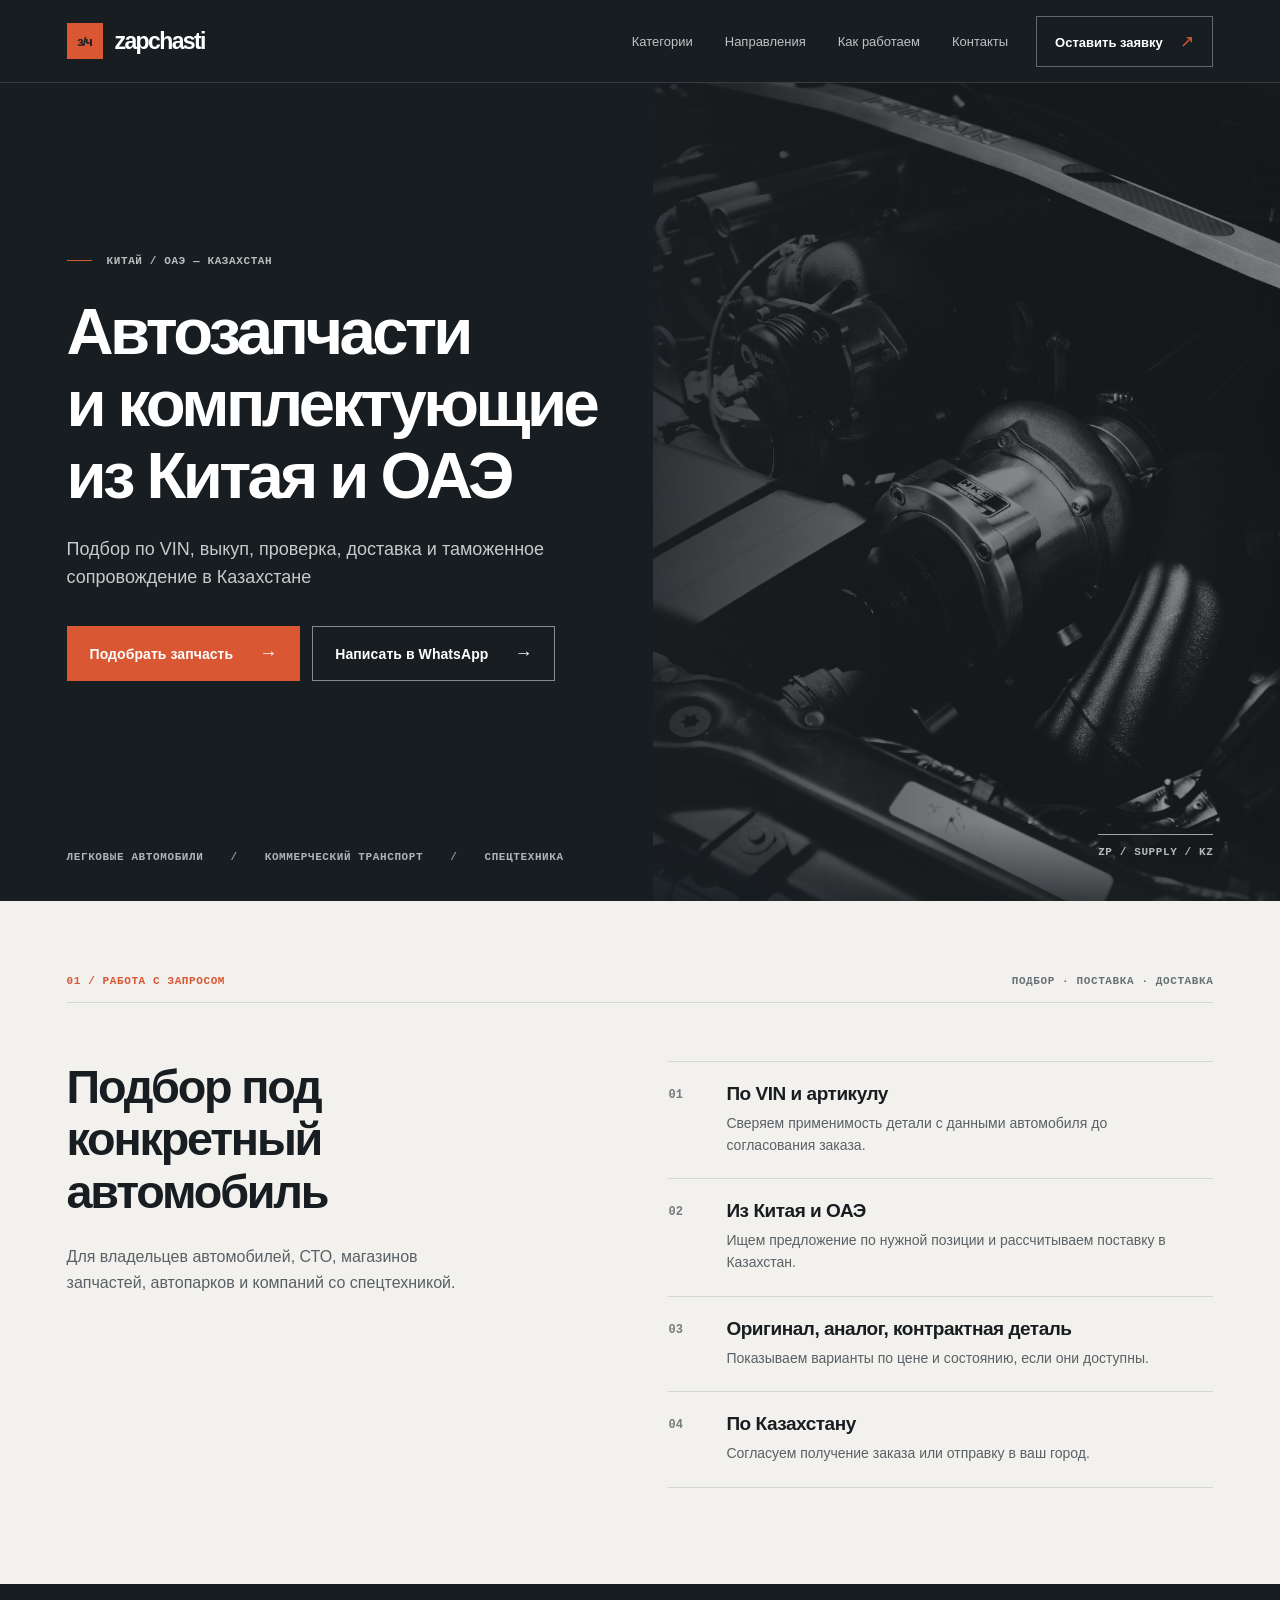
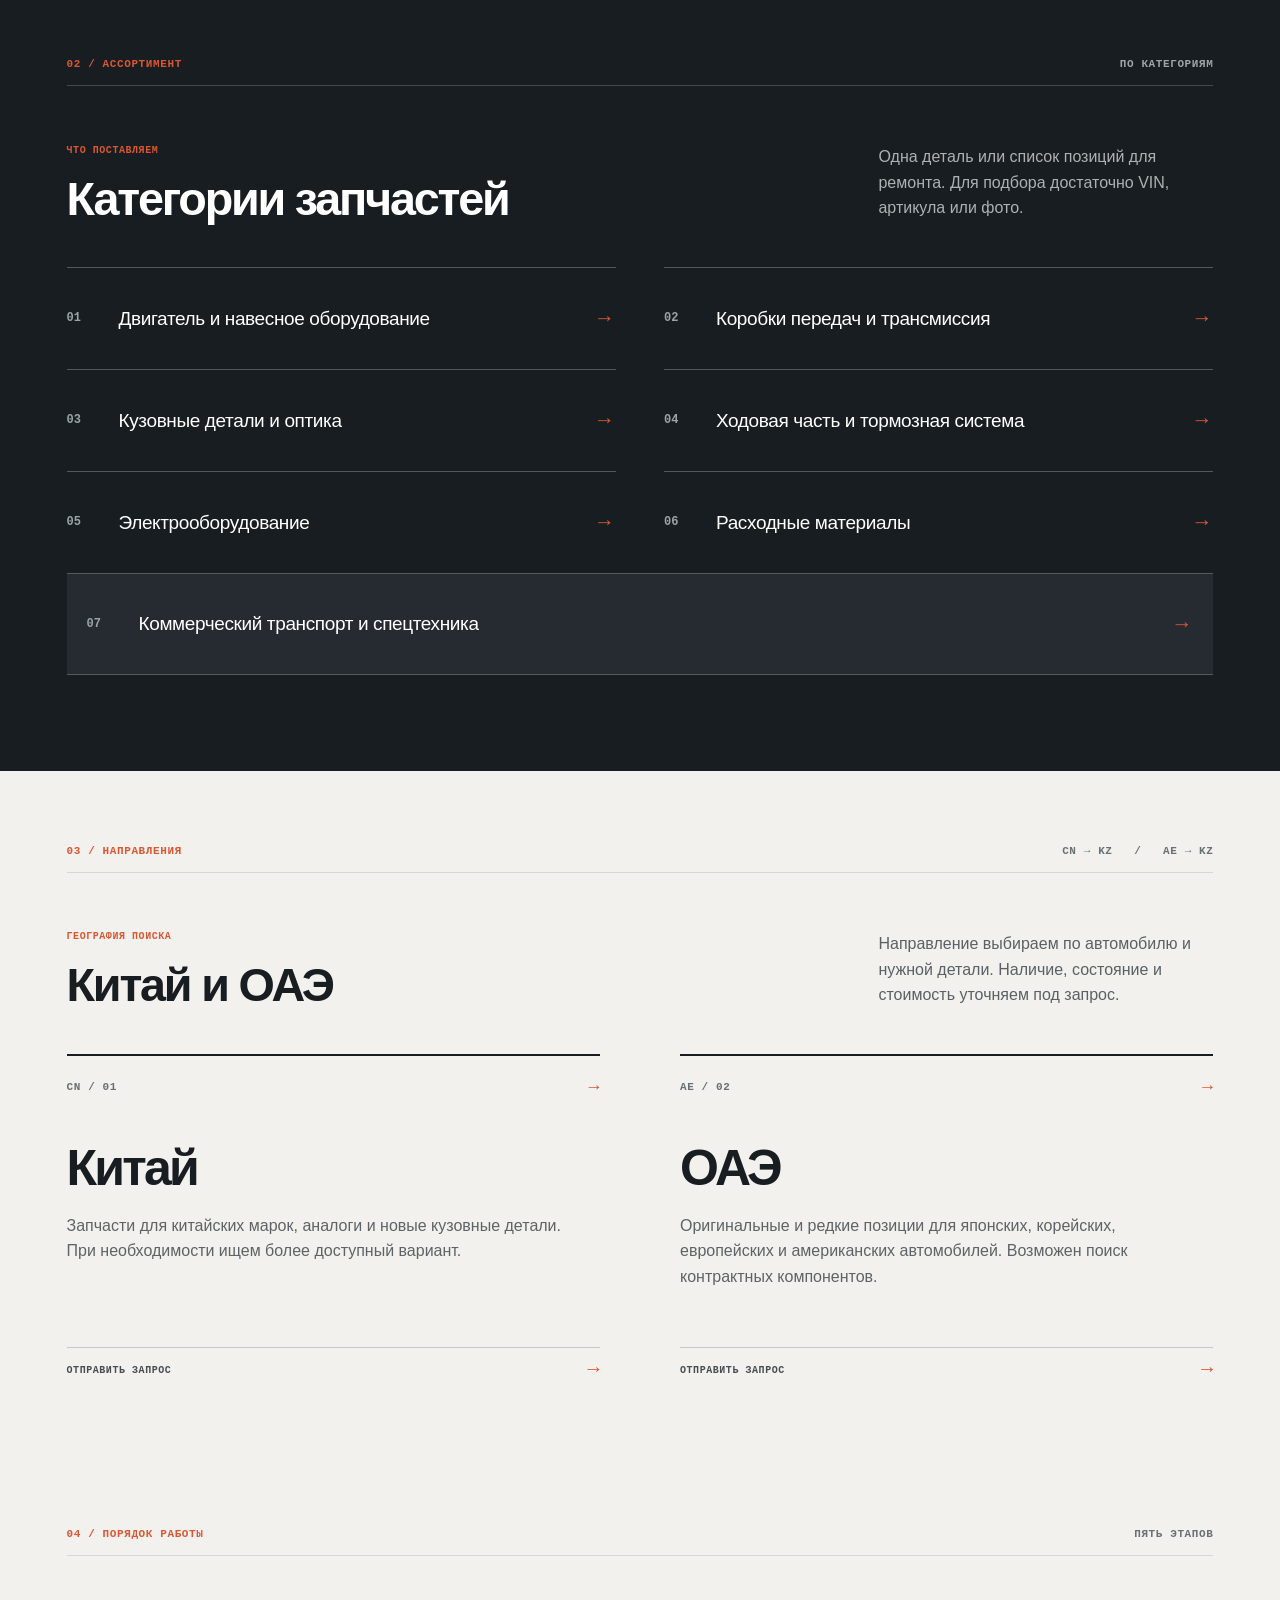
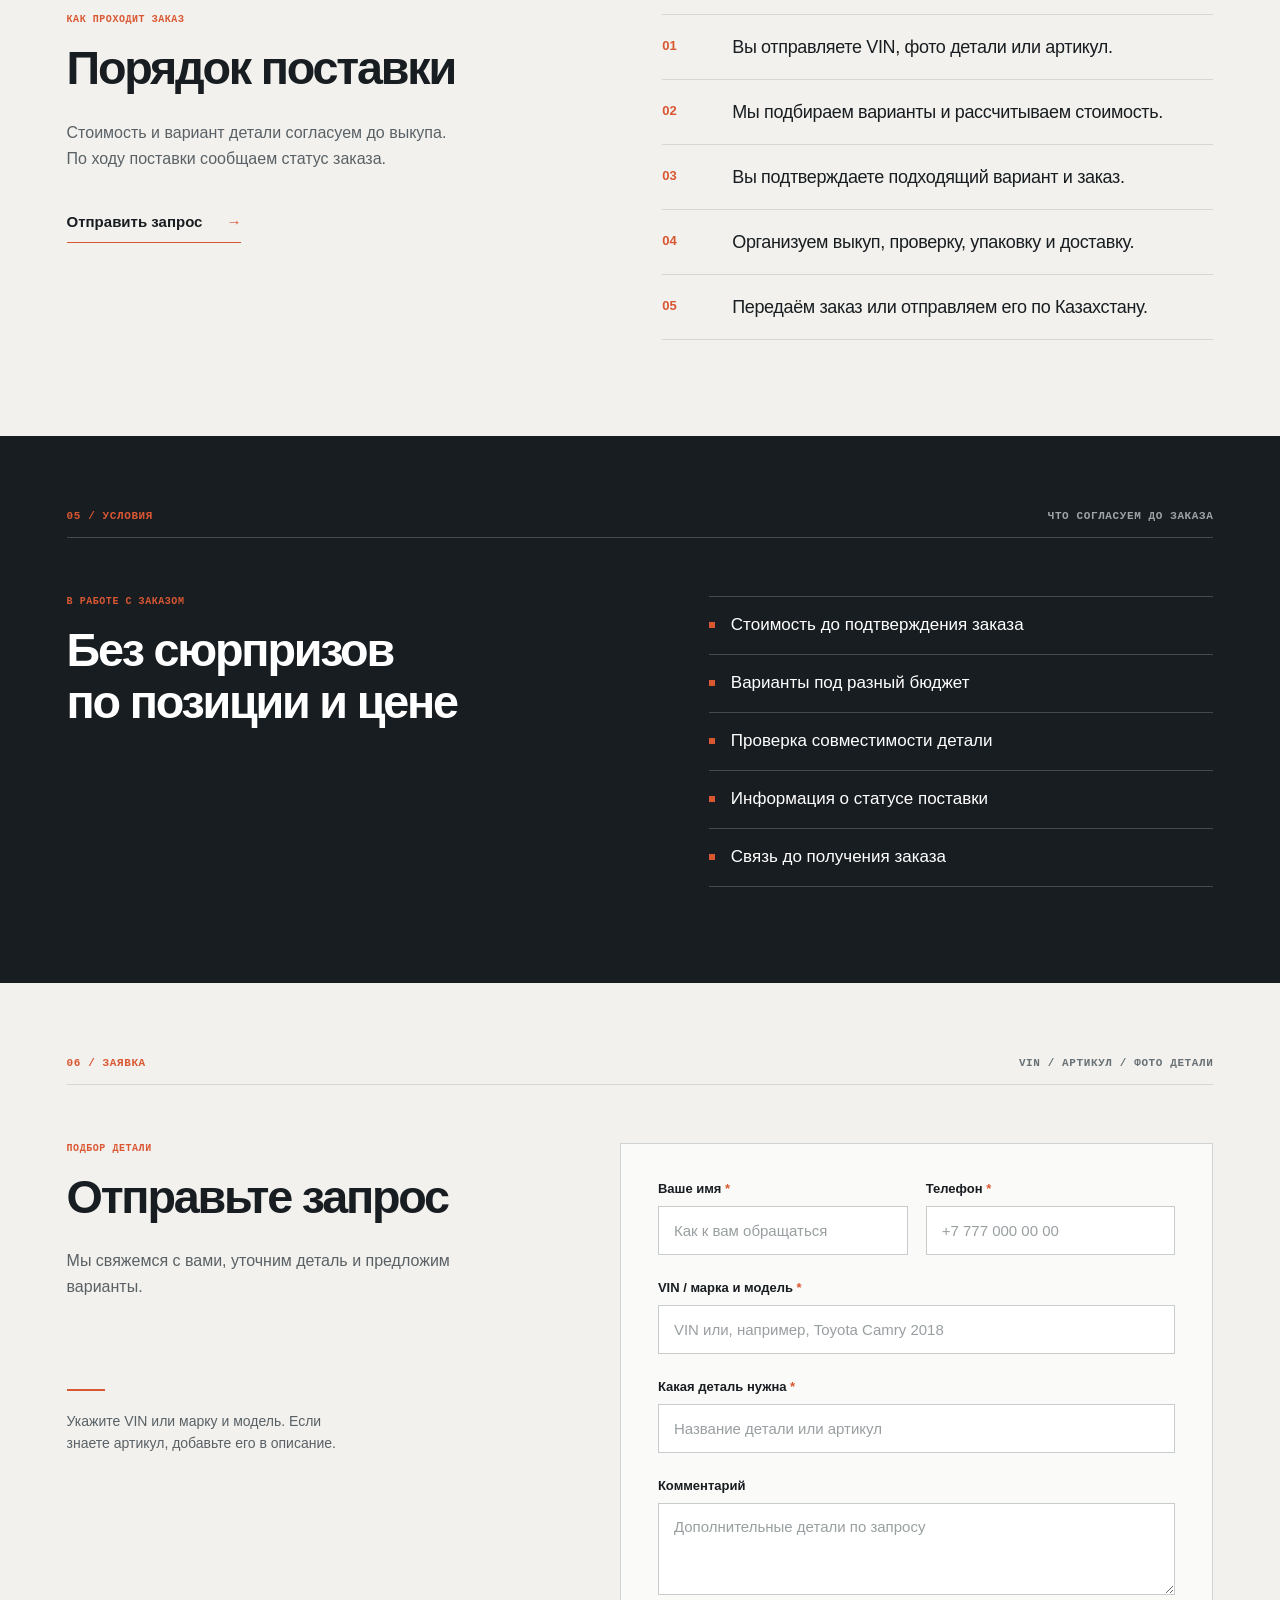
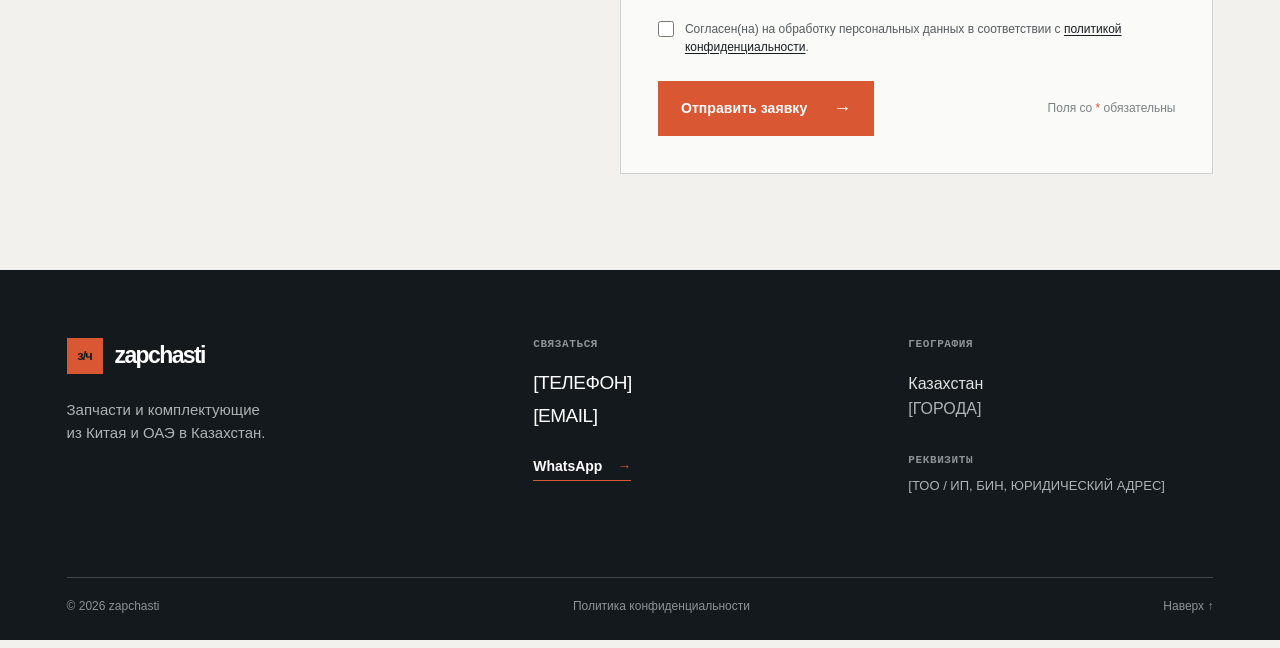
<file: index.html>
<!doctype html>
<html lang="ru">
<head>
  <meta charset="UTF-8">
  <meta name="viewport" content="width=device-width, initial-scale=1">
  <meta name="theme-color" content="#171b20">
  <meta name="description" content="Подбор и поставка автозапчастей из Китая и ОАЭ в Казахстан. Отправьте VIN, артикул или фото детали для расчёта.">
  <meta property="og:type" content="website">
  <meta property="og:title" content="zapchasti — автозапчасти из Китая и ОАЭ">
  <meta property="og:description" content="Подбор по VIN, выкуп, проверка, доставка и таможенное сопровождение в Казахстане.">
  <meta property="og:image" content="assets/engine-hero.jpg">
  <title>zapchasti — автозапчасти из Китая и ОАЭ</title>
  <link rel="preload" as="image" href="assets/engine-hero.jpg">
  <link rel="stylesheet" href="styles.css">
  <script src="script.js" defer></script>
</head>
<body>
  <a class="skip-link" href="#main">Перейти к содержанию</a>
  <header class="site-header" id="top">
    <div class="container header-inner">
      <a class="brand" href="#top" aria-label="zapchasti — на главную"><span class="brand-mark" aria-hidden="true">з/ч</span><span data-company>zapchasti</span></a>
      <nav class="desktop-nav" aria-label="Основная навигация"><a href="#catalog">Категории</a><a href="#sources">Направления</a><a href="#process">Как работаем</a><a href="#contacts">Контакты</a></nav>
      <div class="header-actions"><a class="header-phone" data-phone-link href="#contacts" data-phone>[ТЕЛЕФОН]</a><a class="header-request" href="#request">Оставить заявку <span aria-hidden="true">↗</span></a><button class="menu-toggle" type="button" aria-label="Открыть меню" aria-expanded="false" aria-controls="mobile-nav"><span></span><span></span></button></div>
    </div>
    <nav class="mobile-nav" id="mobile-nav" aria-label="Мобильная навигация" hidden><a href="#catalog">Категории</a><a href="#sources">Направления</a><a href="#process">Как работаем</a><a href="#contacts">Контакты</a><a href="#request">Оставить заявку</a></nav>
  </header>
  <main id="main">
    <section class="hero" aria-labelledby="hero-title">
      <!-- TODO: заменить assets/engine-hero.jpg на фото компании или товара. Источник текущего фото в README.md. -->
      <div class="hero-image" role="img" aria-label="Крупный план автомобильного двигателя"></div><div class="hero-shade" aria-hidden="true"></div>
      <div class="container hero-content"><div class="hero-eyebrow"><span></span> КИТАЙ / ОАЭ — КАЗАХСТАН</div><h1 id="hero-title">Автозапчасти<br>и комплектующие<br><em>из Китая и ОАЭ</em></h1><p class="hero-description">Подбор по VIN, выкуп, проверка, доставка и таможенное сопровождение в Казахстане</p><div class="hero-buttons"><a class="button button-primary" href="#request">Подобрать запчасть <span aria-hidden="true">→</span></a><a class="button button-outline js-whatsapp" href="#contacts">Написать в WhatsApp <span aria-hidden="true">→</span></a></div><div class="hero-bottom"><span>ЛЕГКОВЫЕ АВТОМОБИЛИ</span><span>КОММЕРЧЕСКИЙ ТРАНСПОРТ</span><span>СПЕЦТЕХНИКА</span></div></div>
      <div class="hero-side-label" aria-hidden="true">ZP / SUPPLY / KZ</div>
    </section>
    <section class="trust-section section-light" aria-labelledby="trust-title"><div class="container"><div class="section-topline"><span>01 / РАБОТА С ЗАПРОСОМ</span><span>ПОДБОР · ПОСТАВКА · ДОСТАВКА</span></div><div class="trust-layout"><div class="section-intro"><h2 id="trust-title">Подбор под<br>конкретный автомобиль</h2><p>Для владельцев автомобилей, СТО, магазинов запчастей, автопарков и компаний со спецтехникой.</p></div><div class="trust-list"><article class="trust-item"><span>01</span><div><h3>По VIN и артикулу</h3><p>Сверяем применимость детали с данными автомобиля до согласования заказа.</p></div></article><article class="trust-item"><span>02</span><div><h3>Из Китая и ОАЭ</h3><p>Ищем предложение по нужной позиции и рассчитываем поставку в Казахстан.</p></div></article><article class="trust-item"><span>03</span><div><h3>Оригинал, аналог, контрактная деталь</h3><p>Показываем варианты по цене и состоянию, если они доступны.</p></div></article><article class="trust-item"><span>04</span><div><h3>По Казахстану</h3><p>Согласуем получение заказа или отправку в ваш город.</p></div></article></div></div></div></section>
    <section class="catalog-section section-dark" id="catalog" aria-labelledby="catalog-title"><div class="container"><div class="section-topline"><span>02 / АССОРТИМЕНТ</span><span>ПО КАТЕГОРИЯМ</span></div><div class="section-heading-row"><div><p class="overline">ЧТО ПОСТАВЛЯЕМ</p><h2 id="catalog-title">Категории запчастей</h2></div><p>Одна деталь или список позиций для ремонта. Для подбора достаточно VIN, артикула или фото.</p></div><div class="catalog-grid"><div class="catalog-list"><a href="#request" data-part="Двигатель и навесное оборудование"><span>01</span><strong>Двигатель и навесное оборудование</strong><span aria-hidden="true">→</span></a><a href="#request" data-part="Коробки передач и трансмиссия"><span>02</span><strong>Коробки передач и трансмиссия</strong><span aria-hidden="true">→</span></a><a href="#request" data-part="Кузовные детали и оптика"><span>03</span><strong>Кузовные детали и оптика</strong><span aria-hidden="true">→</span></a><a href="#request" data-part="Ходовая часть и тормозная система"><span>04</span><strong>Ходовая часть и тормозная система</strong><span aria-hidden="true">→</span></a><a href="#request" data-part="Электрооборудование"><span>05</span><strong>Электрооборудование</strong><span aria-hidden="true">→</span></a><a href="#request" data-part="Расходные материалы"><span>06</span><strong>Расходные материалы</strong><span aria-hidden="true">→</span></a><a href="#request" data-part="Детали для коммерческого транспорта и спецтехники"><span>07</span><strong>Коммерческий транспорт и спецтехника</strong><span aria-hidden="true">→</span></a></div></div></div></section>
    <section class="sources-section section-light" id="sources" aria-labelledby="sources-title"><div class="container"><div class="section-topline"><span>03 / НАПРАВЛЕНИЯ</span><span>CN → KZ&nbsp;&nbsp; / &nbsp;&nbsp;AE → KZ</span></div><div class="section-heading-row"><div><p class="overline">ГЕОГРАФИЯ ПОИСКА</p><h2 id="sources-title">Китай и ОАЭ</h2></div><p>Направление выбираем по автомобилю и нужной детали. Наличие, состояние и стоимость уточняем под запрос.</p></div><div class="sources-grid"><article class="source-card"><div class="source-head"><span>CN / 01</span><span aria-hidden="true">→</span></div><h3>Китай</h3><p>Запчасти для китайских марок, аналоги и новые кузовные детали. При необходимости ищем более доступный вариант.</p><div class="source-foot">ОТПРАВИТЬ ЗАПРОС <span aria-hidden="true">→</span></div><a class="card-link" href="#request" data-source="Китай" aria-label="Запросить подбор из Китая"></a></article><article class="source-card"><div class="source-head"><span>AE / 02</span><span aria-hidden="true">→</span></div><h3>ОАЭ</h3><p>Оригинальные и редкие позиции для японских, корейских, европейских и американских автомобилей. Возможен поиск контрактных компонентов.</p><div class="source-foot">ОТПРАВИТЬ ЗАПРОС <span aria-hidden="true">→</span></div><a class="card-link" href="#request" data-source="ОАЭ" aria-label="Запросить подбор из ОАЭ"></a></article></div></div></section>
    <section class="process-section section-light" id="process" aria-labelledby="process-title"><div class="container"><div class="section-topline"><span>04 / ПОРЯДОК РАБОТЫ</span><span>ПЯТЬ ЭТАПОВ</span></div><div class="process-layout"><div class="process-intro"><p class="overline">КАК ПРОХОДИТ ЗАКАЗ</p><h2 id="process-title">Порядок поставки</h2><p>Стоимость и вариант детали согласуем до выкупа. По ходу поставки сообщаем статус заказа.</p><a class="text-link" href="#request">Отправить запрос <span aria-hidden="true">→</span></a></div><ol class="process-list"><li><span>01</span><p>Вы отправляете VIN, фото детали или артикул.</p></li><li><span>02</span><p>Мы подбираем варианты и рассчитываем стоимость.</p></li><li><span>03</span><p>Вы подтверждаете подходящий вариант и заказ.</p></li><li><span>04</span><p>Организуем выкуп, проверку, упаковку и доставку.</p></li><li><span>05</span><p>Передаём заказ или отправляем его по Казахстану.</p></li></ol></div></div></section>
    <section class="advantages-section section-dark" aria-labelledby="advantages-title"><div class="container"><div class="section-topline"><span>05 / УСЛОВИЯ</span><span>ЧТО СОГЛАСУЕМ ДО ЗАКАЗА</span></div><div class="advantages-layout"><div><p class="overline">В РАБОТЕ С ЗАКАЗОМ</p><h2 id="advantages-title">Без сюрпризов<br>по позиции и цене</h2></div><div class="advantages-list"><p>Стоимость до подтверждения заказа</p><p>Варианты под разный бюджет</p><p>Проверка совместимости детали</p><p>Информация о статусе поставки</p><p>Связь до получения заказа</p></div></div></div></section>
    <section class="request-section section-light" id="request" aria-labelledby="request-title"><div class="container"><div class="section-topline"><span>06 / ЗАЯВКА</span><span>VIN / АРТИКУЛ / ФОТО ДЕТАЛИ</span></div><div class="request-layout"><div class="request-copy"><p class="overline">ПОДБОР ДЕТАЛИ</p><h2 id="request-title">Отправьте запрос</h2><p>Мы свяжемся с вами, уточним деталь и предложим варианты.</p><div class="request-aside"><span></span><p>Укажите VIN или марку и модель. Если знаете артикул, добавьте его в описание.</p></div></div><form id="request-form" class="request-form" novalidate><div class="form-grid"><div class="field"><label for="customer-name">Ваше имя <span>*</span></label><input id="customer-name" name="name" type="text" autocomplete="name" placeholder="Как к вам обращаться" required minlength="2" maxlength="80"><small class="field-error" id="name-error"></small></div><div class="field"><label for="customer-phone">Телефон <span>*</span></label><input id="customer-phone" name="phone" type="tel" autocomplete="tel" inputmode="tel" placeholder="+7 777 000 00 00" required><small class="field-error" id="phone-error"></small></div><div class="field field-wide"><label for="vehicle">VIN / марка и модель <span>*</span></label><input id="vehicle" name="vehicle" type="text" placeholder="VIN или, например, Toyota Camry 2018" required maxlength="120"><small class="field-error" id="vehicle-error"></small></div><div class="field field-wide"><label for="part">Какая деталь нужна <span>*</span></label><input id="part" name="part" type="text" placeholder="Название детали или артикул" required maxlength="160"><small class="field-error" id="part-error"></small></div><div class="field field-wide"><label for="comment">Комментарий</label><textarea id="comment" name="comment" rows="3" placeholder="Дополнительные детали по запросу" maxlength="1000"></textarea><small class="field-error" id="comment-error"></small></div></div><label class="consent"><input id="consent" name="consent" type="checkbox" required><span>Согласен(на) на обработку персональных данных в соответствии с <a href="privacy.html">политикой конфиденциальности</a>.</span></label><small class="field-error consent-error" id="consent-error"></small><div class="form-bottom"><button class="button button-primary submit-button" type="submit">Отправить заявку <span aria-hidden="true">→</span></button><p>Поля со <span>*</span> обязательны</p></div><div id="form-status" class="form-status" role="status" aria-live="polite" hidden></div><button id="copy-request" class="copy-button" type="button" hidden>Скопировать текст заявки</button></form></div></div></section>
  </main>
  <footer class="site-footer" id="contacts"><div class="container"><div class="footer-main"><div class="footer-brand"><a class="brand" href="#top" aria-label="zapchasti — наверх"><span class="brand-mark" aria-hidden="true">з/ч</span><span data-company>zapchasti</span></a><p>Запчасти и комплектующие<br>из Китая и ОАЭ в Казахстан.</p></div><div class="footer-contact"><span class="footer-label">СВЯЗАТЬСЯ</span><a data-phone-link href="#contacts" data-phone>[ТЕЛЕФОН]</a><a data-email-link href="#contacts" data-email>[EMAIL]</a><a class="footer-wa js-whatsapp" href="#contacts">WhatsApp <span aria-hidden="true">→</span></a></div><div class="footer-location"><span class="footer-label">ГЕОГРАФИЯ</span><p>Казахстан<br><span data-cities>[ГОРОДА]</span></p><span class="footer-label footer-label-second">РЕКВИЗИТЫ</span><p class="requisites">[ТОО / ИП, БИН, ЮРИДИЧЕСКИЙ АДРЕС]</p></div></div><div class="footer-bottom"><span>© <span id="year">2026</span> <span data-company>zapchasti</span></span><a href="privacy.html">Политика конфиденциальности</a><a href="#top">Наверх ↑</a></div></div></footer>
  <div class="toast" id="site-toast" role="status" aria-live="polite" hidden></div>
</body>
</html>
</file>
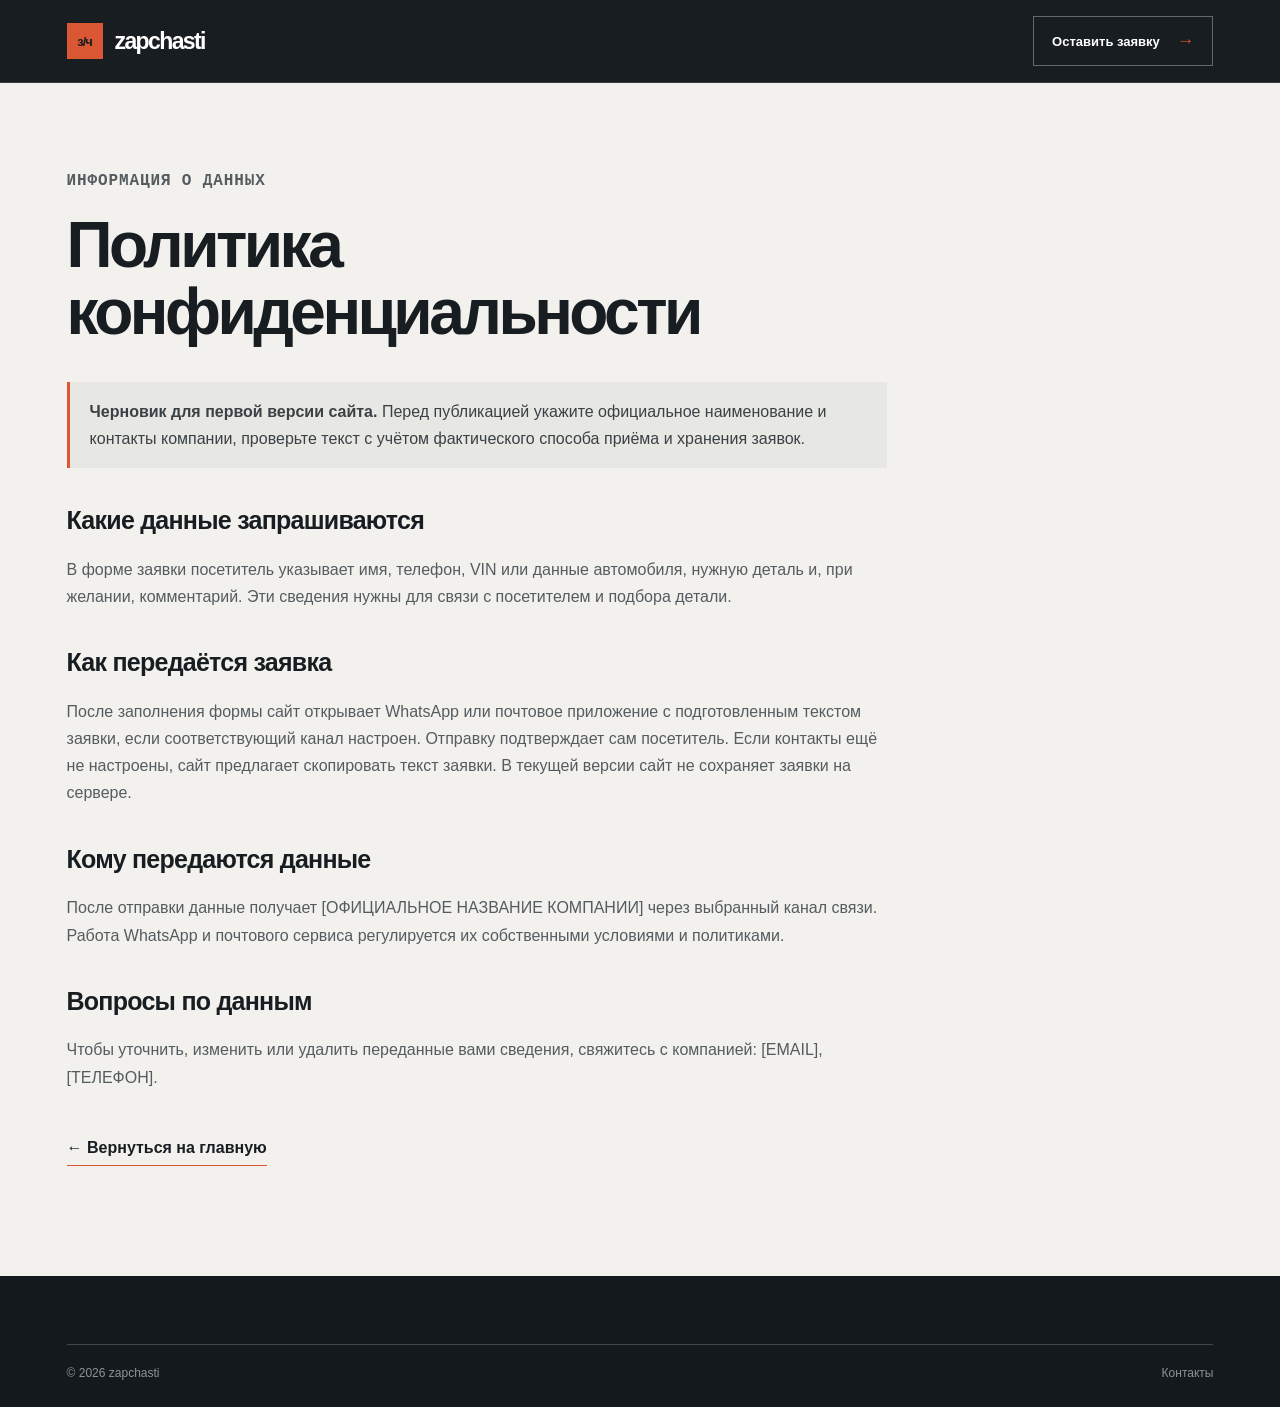
<file: privacy.html>
<!doctype html>
<html lang="ru">
<head>
  <meta charset="UTF-8">
  <meta name="viewport" content="width=device-width, initial-scale=1">
  <meta name="theme-color" content="#171b20">
  <title>Политика конфиденциальности — zapchasti</title>
  <link rel="stylesheet" href="styles.css">
  <script src="script.js" defer></script>
</head>
<body>
  <a class="skip-link" href="#main">Перейти к содержанию</a>
  <header class="site-header"><div class="container header-inner"><a class="brand" href="index.html" aria-label="zapchasti — на главную"><span class="brand-mark" aria-hidden="true">з/ч</span><span data-company>zapchasti</span></a><a class="header-request" href="index.html#request">Оставить заявку <span aria-hidden="true">→</span></a></div></header>
  <main class="privacy-main" id="main"><div class="container"><div class="privacy-content"><p class="overline">ИНФОРМАЦИЯ О ДАННЫХ</p><h1>Политика конфиденциальности</h1><p class="privacy-note"><strong>Черновик для первой версии сайта.</strong> Перед публикацией укажите официальное наименование и контакты компании, проверьте текст с учётом фактического способа приёма и хранения заявок.</p><h2>Какие данные запрашиваются</h2><p>В форме заявки посетитель указывает имя, телефон, VIN или данные автомобиля, нужную деталь и, при желании, комментарий. Эти сведения нужны для связи с посетителем и подбора детали.</p><h2>Как передаётся заявка</h2><p>После заполнения формы сайт открывает WhatsApp или почтовое приложение с подготовленным текстом заявки, если соответствующий канал настроен. Отправку подтверждает сам посетитель. Если контакты ещё не настроены, сайт предлагает скопировать текст заявки. В текущей версии сайт не сохраняет заявки на сервере.</p><h2>Кому передаются данные</h2><p>После отправки данные получает [ОФИЦИАЛЬНОЕ НАЗВАНИЕ КОМПАНИИ] через выбранный канал связи. Работа WhatsApp и почтового сервиса регулируется их собственными условиями и политиками.</p><h2>Вопросы по данным</h2><p>Чтобы уточнить, изменить или удалить переданные вами сведения, свяжитесь с компанией: <span data-email>[EMAIL]</span>, <span data-phone>[ТЕЛЕФОН]</span>.</p><a class="privacy-back" href="index.html">← Вернуться на главную</a></div></div></main>
  <footer class="site-footer"><div class="container"><div class="footer-bottom"><span>© <span id="year">2026</span> <span data-company>zapchasti</span></span><a href="index.html#contacts">Контакты</a></div></div></footer>
</body>
</html>
</file>
<file: styles.css>
:root{--ink:#171b20;--ink2:#30363c;--paper:#f3f2ef;--line:#d4d7d6;--muted:#61696d;--orange:#f05b32;--gutter:clamp(24px,5.2vw,88px)}
*{box-sizing:border-box}
html{scroll-behavior:smooth}
body{margin:0;background:var(--paper);color:var(--ink);font-family:Arial,Helvetica,sans-serif;-webkit-font-smoothing:antialiased}
body.menu-open{overflow:hidden}
button,input,textarea{font:inherit}button{cursor:pointer}a{color:inherit;text-decoration:none}h1,h2,h3,p{margin-top:0}h1,h2,h3{font-weight:600}
::selection{background:var(--orange);color:#fff}:focus-visible{outline:2px solid var(--orange);outline-offset:4px}[hidden]{display:none!important}
.container{width:min(100%,1440px);padding-inline:var(--gutter);margin-inline:auto}.skip-link{position:fixed;z-index:100;top:-60px;left:20px;padding:12px 18px;background:var(--orange);color:#fff}.skip-link:focus{top:16px}section[id],footer[id]{scroll-margin-top:82px}
.site-header{position:relative;z-index:20;background:var(--ink);color:#fff;border-bottom:1px solid #363b40}.header-inner{height:82px;display:flex;align-items:center;justify-content:space-between;gap:28px}.brand{display:inline-flex;align-items:center;gap:11px;flex-shrink:0;font-size:19px;line-height:1;letter-spacing:.075em;font-weight:800;white-space:nowrap}.brand-mark{display:flex;align-items:flex-end;gap:3px;width:29px;height:27px;overflow:hidden;transform:skew(-18deg)}.brand-mark i{display:block;width:7px;background:var(--orange)}.brand-mark i:nth-child(1){height:13px}.brand-mark i:nth-child(2){height:21px}.brand-mark i:nth-child(3){height:27px}
.desktop-nav{display:flex;align-items:center;gap:clamp(18px,2.5vw,42px);margin-left:auto}.desktop-nav a{font-size:13px;color:#bfc2c4;transition:color .2s}.desktop-nav a:hover,.desktop-nav a:focus-visible{color:#fff}.header-actions{display:flex;align-items:center;gap:28px}.header-phone{font-size:14px;font-weight:600;white-space:nowrap}.header-phone:hover{color:var(--orange)}.header-request{white-space:nowrap;border:1px solid #5a5e62;padding:13px 17px;font-size:13px;font-weight:600;transition:border-color .2s,background .2s}.header-request:hover{border-color:var(--orange);background:#282d32}.header-request span{margin-left:14px;color:var(--orange)}.menu-toggle,.mobile-nav{display:none}
.hero{position:relative;min-height:max(650px,calc(100svh - 82px));max-height:900px;background:var(--ink);color:#fff;overflow:hidden}.hero-image{position:absolute;inset:0 0 0 48%;background-image:url('assets/engine-hero.jpg');background-size:cover;background-position:center 50%;filter:grayscale(100%) contrast(1.04);opacity:.8}.hero-shade{position:absolute;inset:0;background:linear-gradient(90deg,#171b20 0%,#171b20 34%,rgba(23,27,32,.88) 49%,rgba(23,27,32,.23) 76%,rgba(23,27,32,.12) 100%)}.hero::after{content:"";position:absolute;inset:auto 0 0;height:150px;background:linear-gradient(0deg,rgba(23,27,32,.9),transparent);pointer-events:none}.hero-content{position:relative;z-index:1;min-height:inherit;display:flex;flex-direction:column;justify-content:center;padding-top:50px;padding-bottom:92px}.hero-eyebrow,.overline,.section-topline,.catalog-index,.source-head,.source-foot,.footer-label,.hero-bottom,.hero-side-label{font-size:11px;font-weight:700;letter-spacing:.15em}.hero-eyebrow{display:flex;align-items:center;gap:15px;color:#d3d5d5;margin-bottom:34px}.hero-eyebrow span{width:31px;height:2px;background:var(--orange)}.hero h1{max-width:850px;font-size:clamp(48px,5.55vw,92px);line-height:1.045;letter-spacing:-.055em;margin-bottom:26px}.hero h1 em{font-style:normal;color:var(--orange)}.hero-description{font-size:clamp(16px,1.35vw,20px);line-height:1.55;color:#d3d5d5;max-width:620px;margin-bottom:34px}.hero-buttons{display:flex;align-items:center;gap:12px}.button{min-height:56px;display:inline-flex;align-items:center;justify-content:space-between;gap:26px;padding:0 22px;border:1px solid transparent;font-size:14px;font-weight:700;transition:background .2s,border-color .2s,transform .2s}.button:hover{transform:translateY(-2px)}.button-primary{background:var(--orange);color:#fff;border-color:var(--orange)}.button-primary:hover{background:#d94b25;border-color:#d94b25}.button-outline{border-color:#858b8f;color:#fff;background:rgba(23,27,32,.2)}.button-outline:hover{border-color:#fff;background:rgba(255,255,255,.08)}.button span{font-size:18px;font-weight:400}.hero-bottom{position:absolute;left:var(--gutter);bottom:38px;display:flex;gap:27px;color:#c1c5c6;z-index:2}.hero-bottom span+span::before{content:"/";color:var(--orange);margin-right:27px}.hero-side-label{position:absolute;right:28px;top:50%;transform:translateY(-50%);writing-mode:vertical-rl;color:#f3f3f3;z-index:2}
.section-light{background:var(--paper)}.section-dark{background:var(--ink);color:#fff}.trust-section,.catalog-section,.sources-section,.process-section,.advantages-section,.request-section{padding:78px 0 110px}.section-topline{display:flex;justify-content:space-between;gap:20px;padding-bottom:18px;border-bottom:1px solid var(--line);color:#74797c;margin-bottom:72px}.section-dark .section-topline{border-color:#44494e;color:#a0a4a6}.section-topline span:first-child{color:var(--orange)}.section-intro h2,.section-heading-row h2,.process-intro h2,.advantages-layout h2,.request-copy h2{font-size:clamp(40px,4.1vw,67px);line-height:1.07;letter-spacing:-.052em;margin-bottom:26px}.section-intro p,.section-heading-row>p,.process-intro>p:not(.overline),.request-copy>p:not(.overline){font-size:17px;line-height:1.6;color:var(--muted);max-width:400px}.overline{color:var(--orange);margin-bottom:21px}
.trust-layout{display:grid;grid-template-columns:1fr 1.12fr;gap:10%}.trust-list{border-top:1px solid var(--line)}.trust-item{display:grid;grid-template-columns:50px 1fr;gap:8px;padding:24px 0 25px;border-bottom:1px solid var(--line)}.trust-item>span{font-size:12px;font-weight:700;color:var(--orange);padding-top:5px}.trust-item h3{font-size:21px;letter-spacing:-.035em;margin-bottom:8px}.trust-item p{font-size:14px;line-height:1.55;color:var(--muted);margin:0;max-width:460px}
.section-heading-row{display:flex;justify-content:space-between;align-items:end;gap:45px;margin-bottom:48px}.section-heading-row h2{margin-bottom:0}.section-heading-row>p{max-width:335px;margin-bottom:4px}.section-dark .section-heading-row>p{color:#adb1b3}.catalog-grid{display:grid;grid-template-columns:.86fr 1.14fr;gap:22px}.catalog-feature{position:relative;min-height:500px;padding:31px;display:flex;flex-direction:column;justify-content:space-between;background:#30363c;overflow:hidden;transition:background .2s}.catalog-feature::before{content:"";position:absolute;right:-125px;bottom:-185px;width:400px;height:400px;border:58px solid rgba(255,255,255,.065);border-radius:50%}.catalog-feature::after{content:"";position:absolute;right:-55px;bottom:-112px;width:260px;height:260px;border:2px solid rgba(255,255,255,.1);border-radius:50%}.catalog-feature:hover{background:#3b4249}.catalog-index{color:#b3b9bc}.catalog-feature h3{position:relative;z-index:1;font-size:clamp(30px,2.5vw,41px);line-height:1.13;letter-spacing:-.04em;margin-bottom:13px}.catalog-feature p{position:relative;z-index:1;color:#c4c8ca;font-size:15px;line-height:1.55;max-width:320px;margin:0}.catalog-arrow{position:absolute;right:30px;top:25px;color:var(--orange);font-size:27px}.catalog-list{border-top:1px solid #555b60}.catalog-list a{display:grid;grid-template-columns:49px 1fr 20px;align-items:center;gap:10px;min-height:83px;border-bottom:1px solid #555b60;transition:color .2s,padding-left .2s}.catalog-list a:hover{color:var(--orange);padding-left:8px}.catalog-list a span:first-child{font-size:12px;color:var(--orange);font-weight:700}.catalog-list strong{font-size:19px;letter-spacing:-.025em;font-weight:600}.catalog-list a span:last-child{font-size:20px;color:var(--orange)}
.sources-grid{display:grid;grid-template-columns:1fr 1fr;gap:20px}.source-card{position:relative;min-height:430px;background:#e6e6e2;padding:31px;display:flex;flex-direction:column;transition:background .2s}.source-card:hover{background:#deded9}.source-head{display:flex;justify-content:space-between;color:#6f7477}.source-head span:last-child{color:var(--orange);font-size:23px;line-height:12px}.source-card h3{font-size:clamp(45px,4vw,64px);letter-spacing:-.055em;line-height:1;margin:auto 0 18px}.source-card p{font-size:16px;line-height:1.55;color:#5d6366;max-width:500px;min-height:100px;margin-bottom:35px}.source-foot{display:flex;justify-content:space-between;border-top:1px solid #c5c8c7;padding-top:21px;color:#30363b}.source-foot span{color:var(--orange);font-size:20px;line-height:10px}.card-link{position:absolute;inset:0}.card-link:focus-visible{outline-offset:-5px}
.process-section{padding-top:20px}.process-layout{display:grid;grid-template-columns:.92fr 1.08fr;gap:11%}.process-intro>p:not(.overline){margin-bottom:42px}.text-link{display:inline-flex;align-items:center;gap:24px;border-bottom:1px solid var(--orange);padding-bottom:12px;font-size:15px;font-weight:700}.text-link span{color:var(--orange)}.process-list{list-style:none;margin:0;padding:0;border-top:1px solid var(--line)}.process-list li{display:grid;grid-template-columns:60px 1fr;gap:10px;border-bottom:1px solid var(--line);padding:23px 0;align-items:start}.process-list li span{font-size:13px;color:var(--orange);font-weight:700;padding-top:4px}.process-list li p{font-size:19px;line-height:1.45;letter-spacing:-.02em;margin:0}
.advantages-layout{display:grid;grid-template-columns:1.15fr .85fr;gap:10%}.advantages-layout h2{max-width:760px;margin-bottom:0}.advantages-list{border-top:1px solid #44494e}.advantages-list p{font-size:18px;line-height:1.35;position:relative;padding:17px 0 17px 22px;border-bottom:1px solid #44494e;margin:0}.advantages-list p::before{content:"";position:absolute;left:0;top:25px;width:6px;height:6px;background:var(--orange)}
.request-layout{display:grid;grid-template-columns:.85fr 1.15fr;gap:10%}.request-copy h2{margin-bottom:25px}.request-aside{margin-top:90px;max-width:270px}.request-aside span{display:block;width:38px;height:2px;background:var(--orange);margin-bottom:20px}.request-aside p{font-size:14px;line-height:1.55;color:var(--muted)}.request-form{background:#fff;padding:37px;box-shadow:0 12px 45px rgba(23,27,32,.035)}.form-grid{display:grid;grid-template-columns:1fr 1fr;gap:25px 18px}.field-wide{grid-column:1/-1}.field label{display:block;font-size:13px;font-weight:700;margin-bottom:10px}.field label span,.form-bottom p span{color:var(--orange)}.field input,.field textarea{display:block;width:100%;border:1px solid #cbd0d1;border-radius:0;background:#fff;color:var(--ink);padding:14px 15px;min-height:49px;font-size:15px;outline:none;transition:border-color .2s,box-shadow .2s}.field textarea{resize:vertical;min-height:92px}.field input:focus,.field textarea:focus{border-color:var(--ink);box-shadow:0 0 0 1px var(--ink)}.field input::placeholder,.field textarea::placeholder{color:#999fa1}.field [aria-invalid="true"]{border-color:#b33627}.field-error{display:block;min-height:0;color:#a12f20;font-size:12px;line-height:1.4;margin-top:5px}.field-error:empty{display:none}.consent{display:flex;gap:11px;align-items:flex-start;margin-top:25px;color:#555b5f;font-size:12px;line-height:1.5;cursor:pointer}.consent input{margin:1px 0 0;accent-color:var(--orange);width:16px;height:16px;flex:0 0 16px}.consent a{text-decoration:underline;text-underline-offset:2px;color:var(--ink)}.consent-error{margin-left:27px}.form-bottom{display:flex;align-items:center;justify-content:space-between;gap:20px;margin-top:25px}.form-bottom p{font-size:12px;color:#7b8083;margin:0}.submit-button{min-width:212px}.submit-button:disabled{cursor:wait;opacity:.7;transform:none}.form-status{margin-top:20px;padding:15px 17px;font-size:14px;line-height:1.5;background:#eef3ec;color:#234d32;border-left:3px solid #5e9d65}.form-status.is-warning{background:#fff4ed;color:#74412c;border-color:var(--orange)}.copy-button{margin-top:13px;padding:0 0 5px;border:0;border-bottom:1px solid var(--ink);background:none;color:var(--ink);font-size:13px;font-weight:700}
.site-footer{background:var(--ink);color:#fff;padding:68px 0 0}.footer-main{display:grid;grid-template-columns:1.3fr 1fr 1fr;gap:70px;padding-bottom:80px}.footer-brand p{font-size:15px;line-height:1.55;color:#adb2b4;margin-top:31px}.footer-label{display:block;color:#8d9396;margin-bottom:22px}.footer-contact>a:not(.footer-wa){display:block;font-size:19px;letter-spacing:-.025em;margin-bottom:11px;width:max-content;max-width:100%;overflow-wrap:anywhere}.footer-contact>a:hover,.footer-bottom a:hover{color:var(--orange)}.footer-wa{display:inline-flex;margin-top:20px;padding-bottom:6px;border-bottom:1px solid var(--orange);font-size:14px;font-weight:700;gap:15px}.footer-wa span{color:var(--orange)}.footer-location p{font-size:16px;line-height:1.55;margin:0;color:#e0e2e2}.footer-location p span,.requisites{color:#aeb3b5!important}.footer-label-second{margin-top:33px;margin-bottom:10px}.requisites{font-size:13px!important}.footer-bottom{display:flex;justify-content:space-between;gap:20px;border-top:1px solid #41464a;padding:21px 0 27px;color:#8d9396;font-size:12px}.toast{position:fixed;bottom:24px;right:24px;z-index:50;max-width:350px;padding:15px 18px;background:#30363c;color:#fff;box-shadow:0 10px 30px rgba(0,0,0,.2);font-size:13px;line-height:1.45;border-left:3px solid var(--orange)}
.privacy-main{padding:85px 0 110px}.privacy-content{max-width:820px}.privacy-content h1{font-size:clamp(42px,5vw,72px);letter-spacing:-.055em;line-height:1.05;margin-bottom:35px}.privacy-content h2{font-size:25px;letter-spacing:-.03em;margin-top:38px}.privacy-content p,.privacy-content li{font-size:16px;line-height:1.7;color:#555c60}.privacy-content ul{padding-left:22px}.privacy-note{border-left:3px solid var(--orange);padding:16px 20px;background:#e7e7e3;color:#3a4145!important}.privacy-back{display:inline-block;margin-top:32px;border-bottom:1px solid var(--orange);padding-bottom:8px;font-weight:700}
@media(max-width:1150px){.desktop-nav{gap:17px}.header-phone{display:none}.hero-side-label{display:none}.hero h1{font-size:clamp(52px,6vw,76px)}}
@media(max-width:850px){:root{--gutter:clamp(20px,5vw,38px)}.header-inner{height:70px}.desktop-nav,.header-request{display:none}.menu-toggle{display:block;width:42px;height:42px;padding:10px;border:1px solid #62676a;background:none;color:#fff}.menu-toggle span{display:block;height:1px;background:#fff;margin:5px 0}.mobile-nav{display:flex;position:absolute;top:70px;left:0;right:0;flex-direction:column;padding:15px var(--gutter) 28px;background:#1f2429;border-bottom:1px solid #4a5055;box-shadow:0 25px 35px rgba(0,0,0,.2)}.mobile-nav a{font-size:17px;padding:15px 0;border-bottom:1px solid #3f4549}.mobile-nav a:last-child{color:var(--orange);border:0}.hero{min-height:700px;max-height:none}.hero-image{left:34%;opacity:.7}.hero-shade{background:linear-gradient(90deg,#171b20 0%,rgba(23,27,32,.96) 25%,rgba(23,27,32,.58) 100%)}.hero-content{padding-bottom:105px}.hero h1{font-size:clamp(49px,7vw,67px)}.hero-bottom{gap:12px;flex-wrap:wrap}.hero-bottom span+span::before{margin-right:12px}.trust-layout,.process-layout,.advantages-layout,.request-layout{grid-template-columns:1fr;gap:45px}.section-intro p{max-width:620px}.section-heading-row{display:block}.section-heading-row>p{margin-top:25px;max-width:650px}.catalog-grid{grid-template-columns:1fr}.catalog-feature{min-height:330px}.sources-grid{gap:12px}.source-card{min-height:420px}.request-aside{display:none}.footer-main{gap:30px}.trust-section,.catalog-section,.sources-section,.process-section,.advantages-section,.request-section{padding:62px 0 82px}.process-section{padding-top:0}.section-topline{margin-bottom:52px}}
@media(max-width:600px){.brand{font-size:17px}.hero{min-height:650px}.hero-image{inset:0;opacity:.52;background-position:56% center}.hero-shade{background:linear-gradient(90deg,rgba(23,27,32,.96),rgba(23,27,32,.56)),linear-gradient(0deg,#171b20,transparent 55%)}.hero-content{justify-content:flex-end;padding-top:65px;padding-bottom:110px}.hero-eyebrow{font-size:10px;letter-spacing:.1em;margin-bottom:23px}.hero h1{font-size:clamp(42px,10vw,57px);line-height:1.07;margin-bottom:20px}.hero-description{font-size:16px;margin-bottom:27px}.hero-buttons{flex-direction:column;align-items:stretch}.button{min-height:54px}.hero-bottom{bottom:22px;left:var(--gutter);right:var(--gutter);font-size:9px;line-height:1.6;gap:0 11px}.hero-bottom span+span::before{margin-right:11px}.section-topline{font-size:9px;margin-bottom:44px}.section-topline span:last-child{text-align:right}.section-intro h2,.section-heading-row h2,.process-intro h2,.advantages-layout h2,.request-copy h2{font-size:clamp(38px,9vw,51px)}.section-intro p,.section-heading-row>p,.process-intro>p:not(.overline),.request-copy>p:not(.overline){font-size:15px}.trust-item{grid-template-columns:38px 1fr}.trust-item h3{font-size:18px}.catalog-feature{min-height:315px;padding:23px}.catalog-feature h3{font-size:31px}.catalog-list a{min-height:70px;grid-template-columns:32px 1fr 15px}.catalog-list strong{font-size:16px}.sources-grid{grid-template-columns:1fr}.source-card{min-height:335px;padding:24px}.source-card p{min-height:0;margin-bottom:30px}.source-card h3{margin:55px 0 20px}.process-list li{grid-template-columns:42px 1fr}.process-list li p{font-size:17px}.advantages-list p{font-size:16px}.request-form{padding:25px 20px}.form-grid{grid-template-columns:1fr;gap:21px}.field-wide{grid-column:auto}.form-bottom{align-items:flex-start;flex-direction:column}.form-bottom .button{width:100%}.footer-main{grid-template-columns:1fr;gap:32px;padding-bottom:50px}.footer-brand p{margin-top:17px}.footer-label{margin-bottom:12px}.footer-wa{margin-top:10px}.footer-bottom{flex-direction:column;gap:14px}.privacy-main{padding:55px 0 75px}}
@media(prefers-reduced-motion:reduce){html{scroll-behavior:auto}*,*::before,*::after{transition-duration:.01ms!important;animation-duration:.01ms!important}}
/* Keep long Russian words and the sector labels inside narrow phone viewports. */
@media(max-width:600px){
  .hero-content>*{min-width:0;max-width:100%}
  .hero h1{font-size:clamp(32px,8.6vw,44px)}
  .hero-description{max-width:100%}
  .hero-bottom{display:grid;grid-template-columns:repeat(3,minmax(0,1fr));gap:10px;width:calc(100% - 2 * var(--gutter))}
  .hero-bottom span{min-width:0;overflow-wrap:normal}
  .hero-bottom span+span{border-left:1px solid var(--orange);padding-left:9px}
  .hero-bottom span+span::before{display:none}
}
@media(max-width:400px){
  .hero-bottom{grid-template-columns:repeat(2,minmax(0,1fr));row-gap:5px}
  .hero-bottom span:nth-child(3){border-left:0;padding-left:0}
}

/* zapchasti: restrained catalog identity */
:root{--ink:#181d21;--ink2:#242a2e;--paper:#f2f1ed;--orange:#d95732;--muted:#596166}
body{font-family:Arial,Helvetica,sans-serif}
.brand{gap:12px;font-size:23px;font-weight:800;letter-spacing:-.07em;text-transform:none}
.brand-mark{display:grid;place-items:center;width:36px;height:36px;border:1px solid var(--orange);background:var(--orange);color:var(--ink);font:800 13px/1 Arial,Helvetica,sans-serif;letter-spacing:-.08em;transform:none;overflow:visible}
.desktop-nav a,.header-request,.header-phone{font-size:13px}
.header-request{padding:14px 18px;border-color:#62686b}
.header-request span{font-size:17px;font-weight:400}
.hero{min-height:max(650px,calc(100svh - 82px));max-height:820px}
.hero-image{inset:0 0 0 51%;background-position:center 46%;filter:grayscale(100%) contrast(1.08);opacity:.7}
.hero-shade{background:linear-gradient(90deg,#181d21 0%,#181d21 32%,rgba(24,29,33,.93) 47%,rgba(24,29,33,.35) 78%,rgba(24,29,33,.15) 100%)}
.hero::after{height:80px;background:linear-gradient(0deg,rgba(24,29,33,.75),transparent)}
.hero-content{padding-top:44px}
.hero-eyebrow,.overline,.section-topline,.catalog-index,.source-head,.source-foot,.footer-label,.hero-bottom,.hero-side-label{font-family:ui-monospace,SFMono-Regular,Menlo,Consolas,monospace;font-weight:600;letter-spacing:.055em}
.hero-eyebrow{color:#b9bfc0;margin-bottom:29px}
.hero-eyebrow span{width:25px;height:1px}
.hero h1{max-width:760px;font-size:clamp(48px,5.1vw,78px);line-height:1.1;letter-spacing:-.055em;font-weight:600;margin-bottom:25px}
.hero h1 em{color:#fff;font-weight:600}
.hero-description{max-width:550px;color:#c6cacb;font-size:18px;line-height:1.55}
.button{min-height:55px;font-weight:600;letter-spacing:.005em}
.button:hover{transform:none}
.button-outline{background:rgba(24,29,33,.45)}
.hero-bottom{color:#aeb5b7}
.hero-bottom span+span::before{color:#8d979a}
.hero-side-label{top:auto;bottom:43px;right:var(--gutter);transform:none;writing-mode:initial;color:#b3bbbd;border-top:1px solid #9ca5a8;padding-top:11px}
.trust-section,.catalog-section,.sources-section,.process-section,.advantages-section,.request-section{padding-top:74px;padding-bottom:96px}
.section-topline{margin-bottom:58px;padding-bottom:15px;color:#687176}
.section-intro h2,.section-heading-row h2,.process-intro h2,.advantages-layout h2,.request-copy h2{font-size:clamp(38px,3.65vw,58px);line-height:1.12;letter-spacing:-.047em;font-weight:600}
.section-intro p,.section-heading-row>p,.process-intro>p:not(.overline),.request-copy>p:not(.overline){font-size:16px;line-height:1.6}
.overline{font-size:10px;margin-bottom:17px}
.trust-layout{grid-template-columns:.92fr 1.08fr;gap:12%}
.trust-item{padding:21px 0 22px}
.trust-item>span{font-family:ui-monospace,SFMono-Regular,Menlo,Consolas,monospace;color:#747c80}
.trust-item h3{font-size:19px;letter-spacing:-.025em}
.trust-item p{font-size:14px}
.section-heading-row{margin-bottom:42px}
.catalog-grid{display:block}
.catalog-list{display:grid;grid-template-columns:repeat(2,minmax(0,1fr));column-gap:48px;border-top:0}
.catalog-list a{min-height:102px;border-top:1px solid #51595d;border-bottom:0;grid-template-columns:40px 1fr 22px;gap:12px;padding:12px 0;transition:color .18s,background .18s,padding .18s}
.catalog-list a:hover{padding-left:0;color:#fff;background:#252b30}
.catalog-list a span:first-child{font-family:ui-monospace,SFMono-Regular,Menlo,Consolas,monospace;font-size:12px;color:#9aa3a7}
.catalog-list strong{font-size:19px;font-weight:500;line-height:1.35;letter-spacing:-.02em}
.catalog-list a span:last-child{font-size:21px;color:var(--orange)}
.catalog-list a:last-child{grid-column:1/-1;background:#252b30;border-bottom:1px solid #51595d;padding-inline:20px}
.catalog-list a:last-child:hover{background:#30373c}
.sources-grid{gap:80px}
.source-card,.source-card:hover{background:transparent}
.source-card{min-height:360px;padding:25px 0 0;border-top:2px solid var(--ink)}
.source-head{color:#677076}
.source-head span:last-child{font-size:18px;color:var(--orange)}
.source-card h3{font-size:50px;font-weight:600;margin:50px 0 20px}
.source-card p{font-size:16px;line-height:1.6;min-height:104px;margin-bottom:30px}
.source-foot{padding-top:17px;font-size:10px;color:#454d52}
.process-section{padding-top:18px}
.process-list li{padding:19px 0}
.process-list li p{font-size:18px}
.advantages-layout{grid-template-columns:1fr 1fr;gap:12%}
.advantages-list p{font-size:17px}
.request-form{border:1px solid #cfd3d3;box-shadow:none;background:#fafaf8}
.field input,.field textarea{background:#fff;border-color:#c7cdcd}
.site-footer{background:#14191d}
.footer-brand p{margin-top:24px}
@media(max-width:1150px){.hero-side-label{display:none}}
@media(max-width:850px){
  .hero{max-height:none}
  .hero-image{left:35%}
  .hero-shade{background:linear-gradient(90deg,#181d21 0%,rgba(24,29,33,.93) 30%,rgba(24,29,33,.55) 100%)}
  .trust-layout,.process-layout,.advantages-layout,.request-layout{grid-template-columns:1fr;gap:42px}
  .catalog-list{column-gap:24px}
  .sources-grid{gap:35px}
  .source-card{min-height:380px}
  .trust-section,.catalog-section,.sources-section,.process-section,.advantages-section,.request-section{padding-top:63px;padding-bottom:78px}
  .process-section{padding-top:0}
}
@media(max-width:600px){
  .brand{font-size:21px}
  .brand-mark{width:32px;height:32px;font-size:10px}
  .hero{min-height:670px}
  .hero-image{inset:0;opacity:.43;background-position:56% center}
  .hero-shade{background:linear-gradient(90deg,rgba(24,29,33,.93),rgba(24,29,33,.6)),linear-gradient(0deg,#181d21,transparent 65%)}
  .hero-content{padding-top:60px;padding-bottom:115px}
  .hero h1{font-size:clamp(32px,8.6vw,45px);line-height:1.12;margin-bottom:20px}
  .hero-description{font-size:15px;line-height:1.55}
  .hero-eyebrow{font-size:10px;margin-bottom:24px}
  .hero-bottom{font-size:9px;line-height:1.45}
  .section-topline{margin-bottom:42px}
  .section-intro h2,.section-heading-row h2,.process-intro h2,.advantages-layout h2,.request-copy h2{font-size:clamp(36px,8.7vw,49px)}
  .catalog-list{grid-template-columns:1fr}
  .catalog-list a{min-height:75px;grid-template-columns:28px 1fr 20px}
  .catalog-list strong{font-size:17px}
  .catalog-list a:last-child{grid-column:auto;padding-inline:0;background:transparent}
  .sources-grid{gap:37px}
  .source-card{min-height:0;padding-top:20px}
  .source-card h3{font-size:43px;margin:45px 0 17px}
  .source-card p{min-height:0;margin-bottom:25px}
  .request-form{padding:24px 19px}
}
</file>
